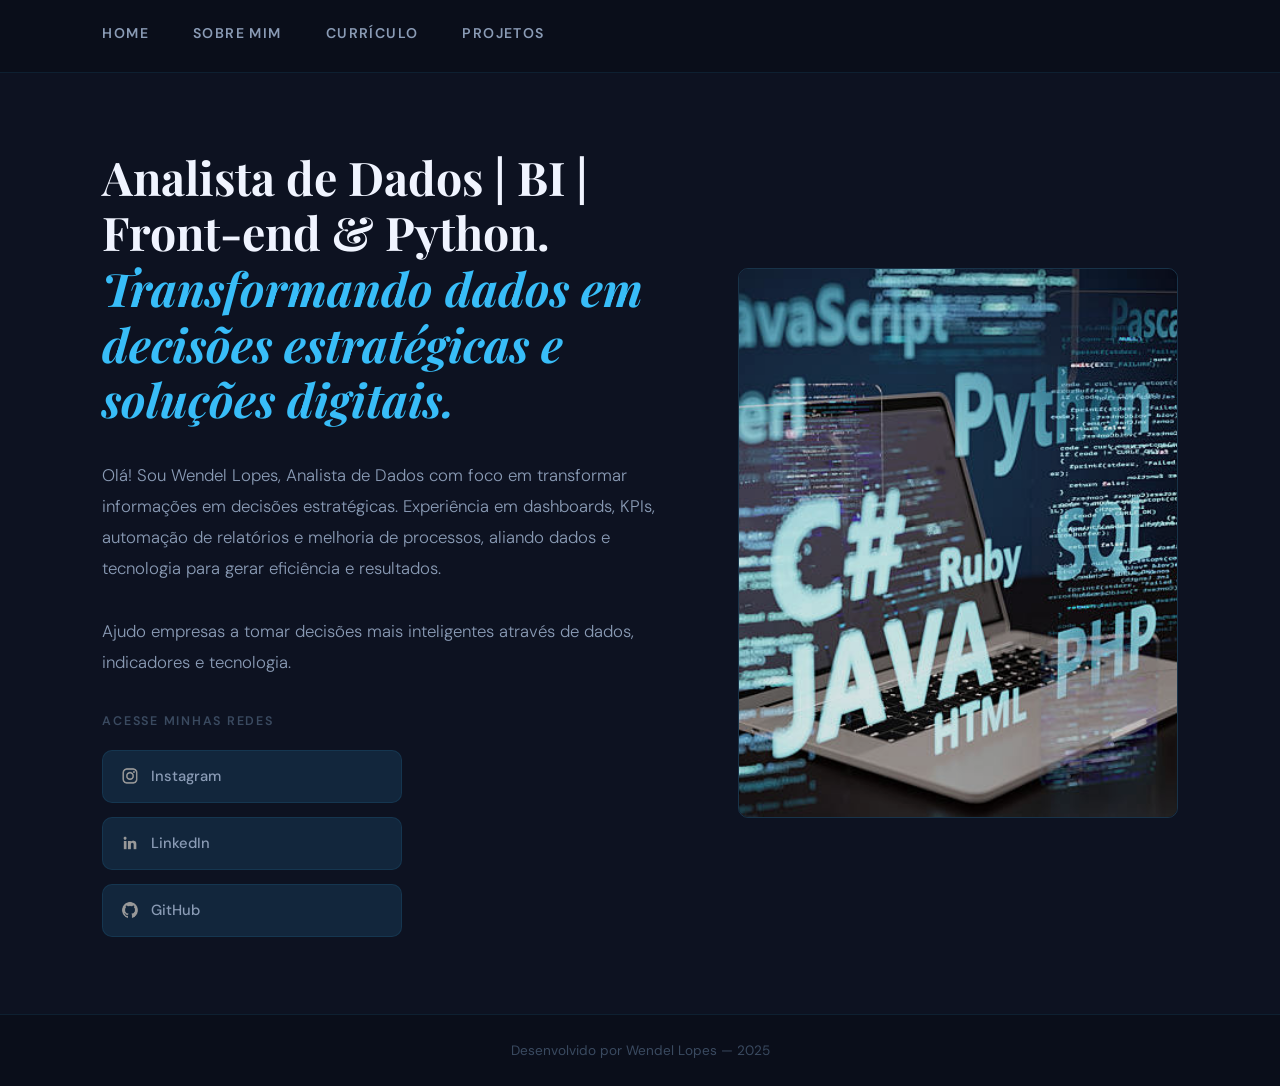
<file: index.html>
<!DOCTYPE html>
<html lang="pt-br">
<head>
    <meta charset="UTF-8">
    <meta http-equiv="X-UA-Compatible" content="IE=edge">
    <meta name="viewport" content="width=device-width, initial-scale=1.0">
    <title>Wendel Lopes — Portfólio</title>
    <link rel="stylesheet" href="style.css">
</head>
<body>

    <header class="cabecalho">
        <nav class="cabecalho__menu">
            <a class="cabecalho__menu__link" href="index.html">Home</a>
            <a class="cabecalho__menu__link" href="about.html">Sobre mim</a>
            <a class="cabecalho__menu__link" href="curriculo.html">Currículo</a>
            <a class="cabecalho__menu__link" href="projetos.html">Projetos</a>
        </nav>
    </header>

    <main class="apresentacao home-layout">

        <section class="apresentacao__conteudo">
            <h1 class="apresentacao__conteudo__titulo">
                Analista de Dados | BI | Front-end & Python.
                <strong class="titulo-destaque"> Transformando dados em decisões estratégicas e soluções digitais.</strong>
            </h1>
            <p class="apresentacao__conteudo__texto">
                Olá! Sou Wendel Lopes, 
                Analista de Dados com foco em transformar informações em decisões estratégicas. Experiência em dashboards, KPIs, automação de relatórios e melhoria de processos, aliando dados e tecnologia para gerar eficiência e resultados.
                <p class="apresentacao__conteudo__texto">   Ajudo empresas a tomar decisões mais inteligentes através de dados, indicadores e tecnologia.
            </p>

            <div class="apresentacao__links">
                <h2 class="apresentacao__links__subtitulo">Acesse minhas redes</h2>

                <a class="apresentacao__links__navegacao" href="https://www.instagram.com/lt_wendel/" target="_blank">
                    <img class="imagens_links" src="instagram.png" alt="Instagram">
                    Instagram
                </a>
                <a class="apresentacao__links__navegacao" href="https://www.linkedin.com/in/wendel-teodoro" target="_blank">
                    <img class="imagens_links" src="linkedin.png" alt="LinkedIn">
                    LinkedIn
                </a>
                <a class="apresentacao__links__navegacao" href="https://github.com/ltwendellopes" target="_blank">
                    <img class="imagens_links" src="github.png" alt="GitHub">
                    GitHub
                </a>
            </div>
        </section>

        <img class="apresentacao__imagem" src="imagemprogramacao.jpg" alt="Wendel Lopes">

    </main>

    <footer class="rodape">
        <p>Desenvolvido por Wendel Lopes &mdash; 2025</p>
    </footer>

</body>
</html>
</file>
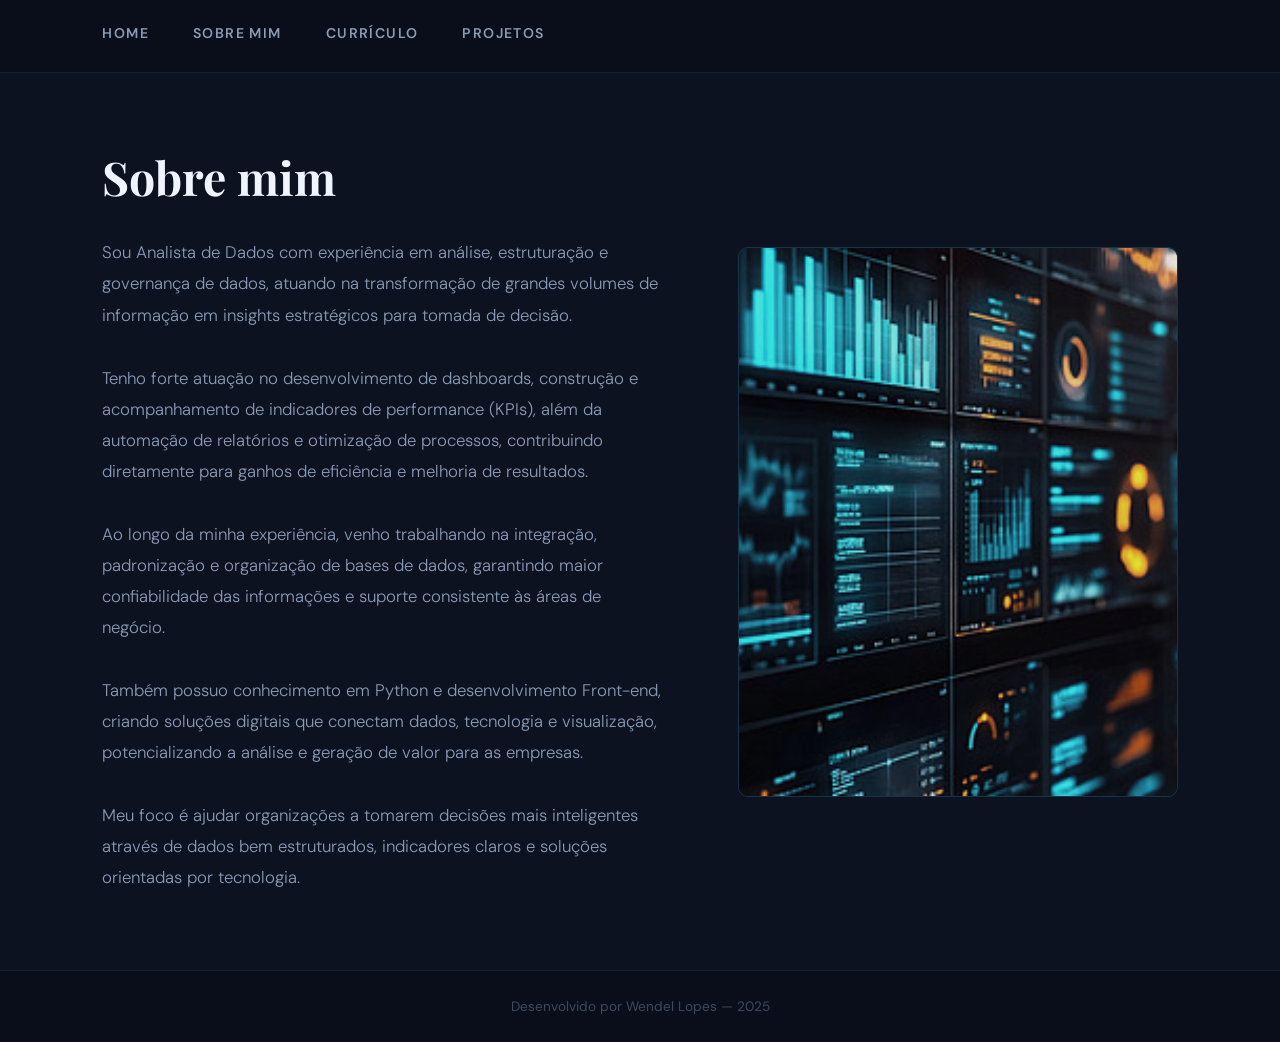
<file: about.html>
<!DOCTYPE html>
<html lang="pt-br">
<head>
    <meta charset="UTF-8">
    <meta http-equiv="X-UA-Compatible" content="IE=edge">
    <meta name="viewport" content="width=device-width, initial-scale=1.0">
    <title>Sobre mim — Wendel Lopes</title>
    <link rel="stylesheet" href="style.css">
</head>
<body>

    <header class="cabecalho">
        <nav class="cabecalho__menu">
            <a class="cabecalho__menu__link" href="index.html">Home</a>
            <a class="cabecalho__menu__link" href="about.html">Sobre mim</a>
            <a class="cabecalho__menu__link" href="curriculo.html">Currículo</a>
            <a class="cabecalho__menu__link" href="projetos.html">Projetos</a>
        </nav>
    </header>

    <main class="apresentacao home-layout">

        <section class="apresentacao__conteudo">
            <h1 class="apresentacao__conteudo__titulo">Sobre mim</h1>
            <p class="apresentacao__conteudo__texto">
                Sou Analista de Dados com experiência em análise, estruturação e governança de dados, atuando na transformação de grandes volumes de informação em insights estratégicos para tomada de decisão.</p>
                <p class="apresentacao__conteudo__texto">
                Tenho forte atuação no desenvolvimento de dashboards, construção e acompanhamento de indicadores de performance (KPIs), além da automação de relatórios e otimização de processos, contribuindo diretamente para ganhos de eficiência e melhoria de resultados.</p>
                <p class="apresentacao__conteudo__texto">
                Ao longo da minha experiência, venho trabalhando na integração, padronização e organização de bases de dados, garantindo maior confiabilidade das informações e suporte consistente às áreas de negócio.</p>
                <p class="apresentacao__conteudo__texto">
                Também possuo conhecimento em Python e desenvolvimento Front-end, criando soluções digitais que conectam dados, tecnologia e visualização, potencializando a análise e geração de valor para as empresas. </p>
                <p class="apresentacao__conteudo__texto">
                Meu foco é ajudar organizações a tomarem decisões mais inteligentes através de dados bem estruturados, indicadores claros e soluções orientadas por tecnologia.
                </p>
                
        </section>

        <img class="apresentacao__imagem" src="imagem pagina 2.jpg" alt="Wendel Lopes">

    </main>

    <footer class="rodape">
        <p>Desenvolvido por Wendel Lopes &mdash; 2025</p>
    </footer>

</body>
</html>
</file>
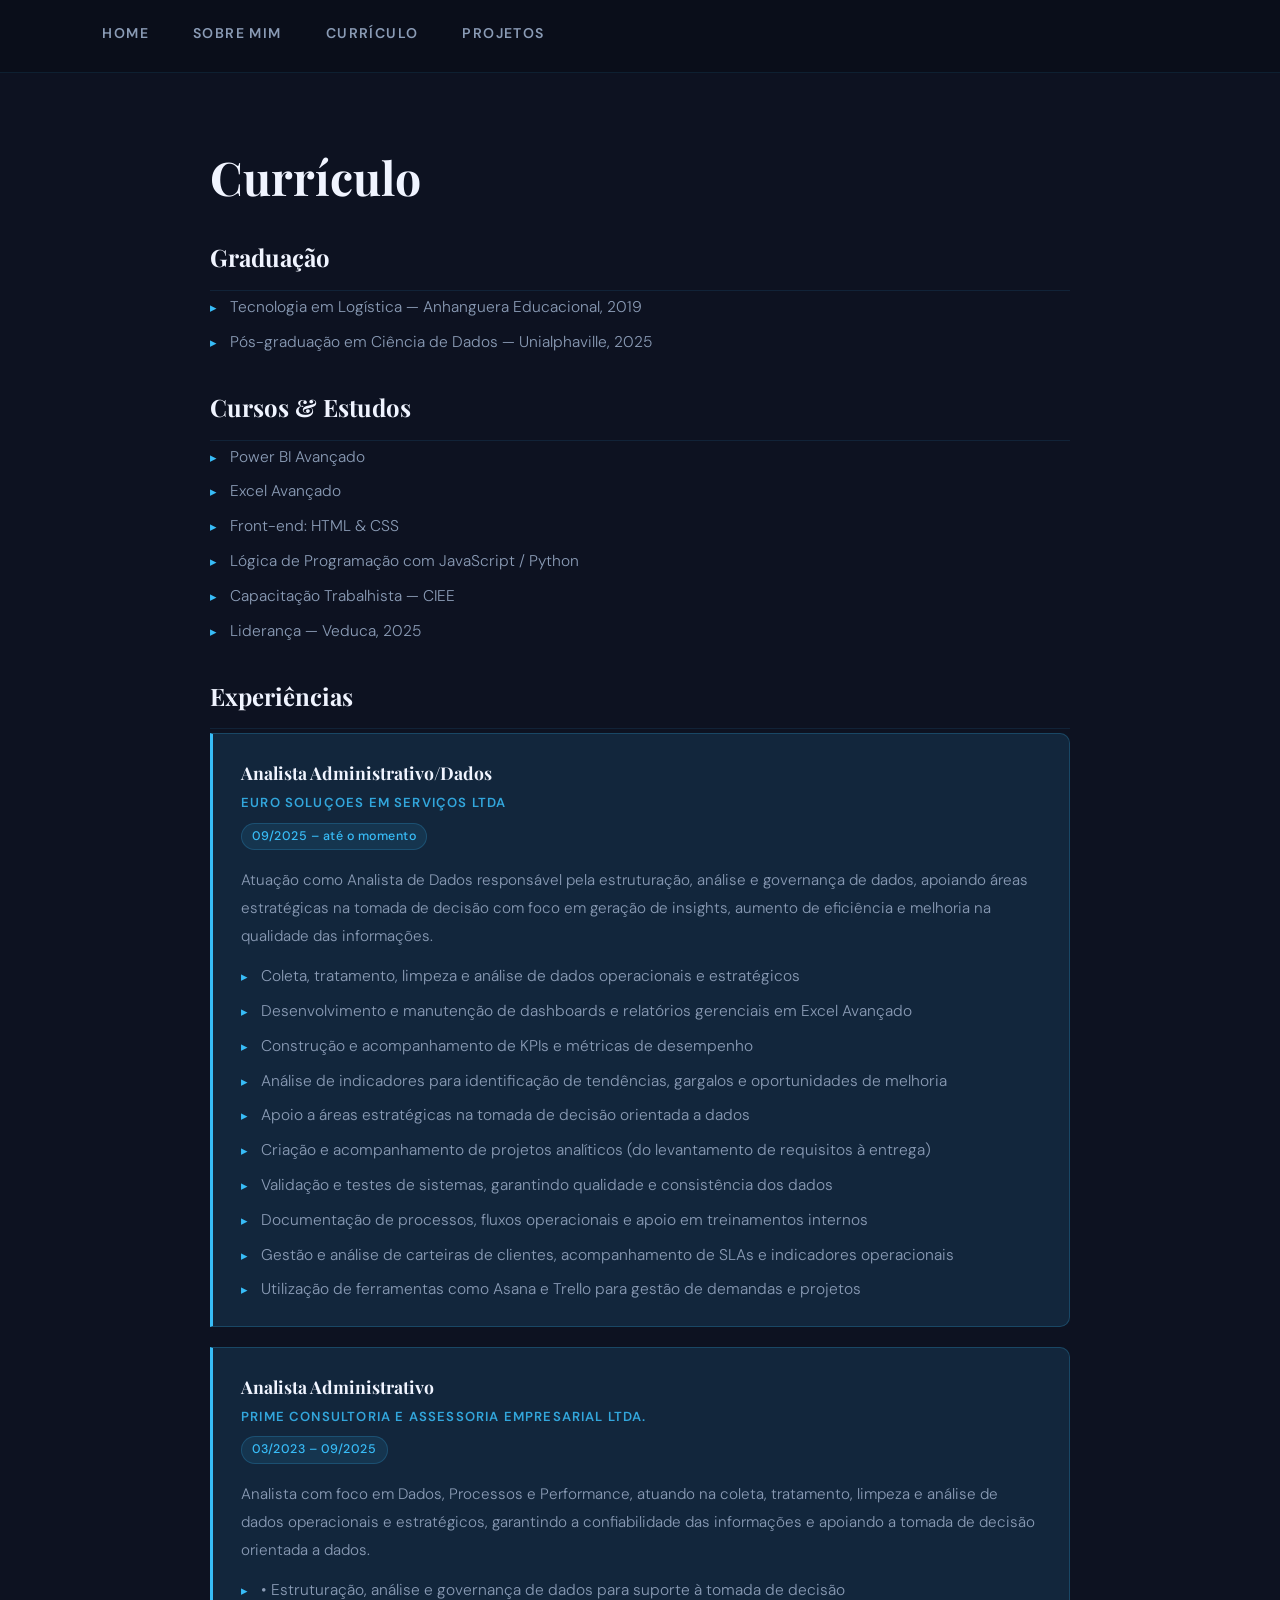
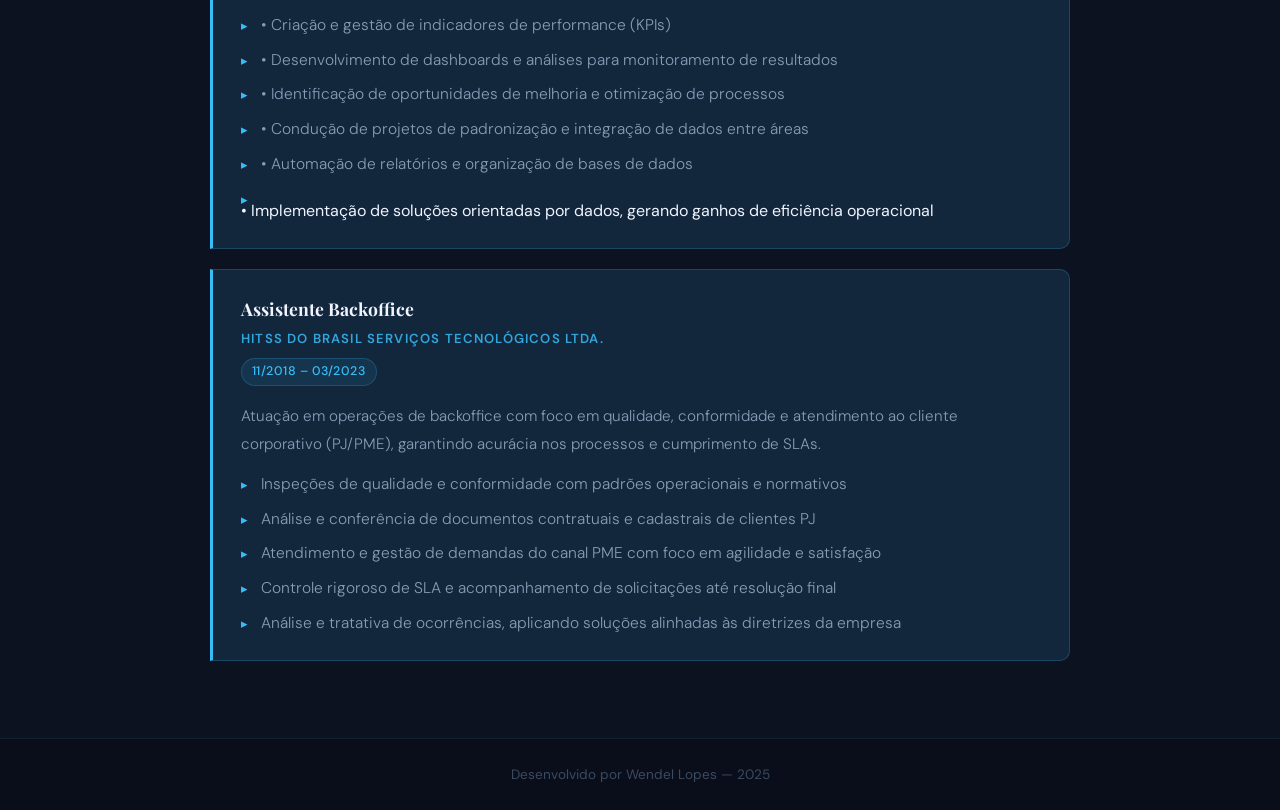
<file: curriculo.html>
<!DOCTYPE html>
<html lang="pt-br">
<head>
    <meta charset="UTF-8">
    <meta http-equiv="X-UA-Compatible" content="IE=edge">
    <meta name="viewport" content="width=device-width, initial-scale=1.0">
    <title>Currículo — Wendel Lopes</title>
    <link rel="stylesheet" href="style.css">
</head>
<body>

    <header class="cabecalho">
        <nav class="cabecalho__menu">
            <a class="cabecalho__menu__link" href="index.html">Home</a>
            <a class="cabecalho__menu__link" href="about.html">Sobre mim</a>
            <a class="cabecalho__menu__link" href="curriculo.html">Currículo</a>
            <a class="cabecalho__menu__link" href="projetos.html">Projetos</a>
        </nav>
    </header>

    <main class="apresentacao curriculo-layout">
        <section class="apresentacao__conteudo">

            <h1 class="apresentacao__conteudo__titulo">Currículo</h1>

            <!-- GRADUAÇÃO -->
            <div>
                <h2 class="secao-titulo">Graduação</h2>
                <ul class="lista-simples">
                    <li>Tecnologia em Logística — Anhanguera Educacional, 2019</li>
                    <li>Pós-graduação em Ciência de Dados — Unialphaville, 2025</li>
                </ul>
            </div>

            <!-- CURSOS E ESTUDOS -->
            <div>
                <h2 class="secao-titulo">Cursos &amp; Estudos</h2>
                <ul class="lista-simples">
                    <li>Power BI Avançado</li>
                    <li>Excel Avançado</li>
                    <li>Front-end: HTML &amp; CSS</li>
                    <li>Lógica de Programação com JavaScript / Python</li>
                    <li>Capacitação Trabalhista — CIEE</li>
                    <li>Liderança — Veduca, 2025</li>
                </ul>
            </div>

            <!-- EXPERIÊNCIAS -->
            <div>
                <h2 class="secao-titulo">Experiências</h2>
                <ul class="lista-curriculo">

                    <li class="experiencia">
                        <p class="experiencia__cargo">Analista Administrativo/Dados</p>
                        <p class="experiencia__empresa">Euro soluçoes em serviços LTDA</p>
                        <span class="periodo">09/2025 – até o momento</span>
                        <p class="descricao">
                            Atuação como Analista de Dados responsável pela estruturação, análise e governança
                            de dados, apoiando áreas estratégicas na tomada de decisão com foco em geração de
                            insights, aumento de eficiência e melhoria na qualidade das informações.
                        </p>
                        <ul class="lista-simples" style="margin-top: 14px;">
                            <li>Coleta, tratamento, limpeza e análise de dados operacionais e estratégicos</li>
                            <li>Desenvolvimento e manutenção de dashboards e relatórios gerenciais em Excel Avançado</li>
                            <li>Construção e acompanhamento de KPIs e métricas de desempenho</li>
                            <li>Análise de indicadores para identificação de tendências, gargalos e oportunidades de melhoria</li>
                            <li>Apoio a áreas estratégicas na tomada de decisão orientada a dados</li>
                            <li>Criação e acompanhamento de projetos analíticos (do levantamento de requisitos à entrega)</li>
                            <li>Validação e testes de sistemas, garantindo qualidade e consistência dos dados</li>
                            <li>Documentação de processos, fluxos operacionais e apoio em treinamentos internos</li>
                            <li>Gestão e análise de carteiras de clientes, acompanhamento de SLAs e indicadores operacionais</li>
                            <li>Utilização de ferramentas como Asana e Trello para gestão de demandas e projetos</li>
                        </ul>
                    </li>

                    <li class="experiencia">
                        <p class="experiencia__cargo">Analista Administrativo</p>
                        <p class="experiencia__empresa">Prime consultoria e assessoria empresarial LTDA.</p>
                        <span class="periodo">03/2023 – 09/2025</span>
                        <p class="descricao">
                            Analista com foco em Dados, Processos e Performance, atuando na coleta, tratamento,
                            limpeza e análise de dados operacionais e estratégicos, garantindo a confiabilidade
                            das informações e apoiando a tomada de decisão orientada a dados.
                        </p>
                        <ul class="lista-simples" style="margin-top: 14px;">
                            <li>• Estruturação, análise e governança de dados para suporte à tomada de decisão</li>
                            <li>• Criação e gestão de indicadores de performance (KPIs)</li>
                            <li>• Desenvolvimento de dashboards e análises para monitoramento de resultados</li>
                            <li>• Identificação de oportunidades de melhoria e otimização de processos</li>
                            <li>• Condução de projetos de padronização e integração de dados entre áreas</li>
                            <li>• Automação de relatórios e organização de bases de dados</li>
                            <li></li>• Implementação de soluções orientadas por dados, gerando ganhos de eficiência operacional</li>
                        </ul>
                    </li>

                    <li class="experiencia">
                        <p class="experiencia__cargo">Assistente Backoffice</p>
                        <p class="experiencia__empresa">Hitss do Brasil serviços tecnológicos LTDA.</p>
                        <span class="periodo">11/2018 – 03/2023</span>
                        <p class="descricao">
                            Atuação em operações de backoffice com foco em qualidade, conformidade e atendimento
                            ao cliente corporativo (PJ/PME), garantindo acurácia nos processos e cumprimento de SLAs.
                        </p>
                        <ul class="lista-simples" style="margin-top: 14px;">
                            <li>Inspeções de qualidade e conformidade com padrões operacionais e normativos</li>
                            <li>Análise e conferência de documentos contratuais e cadastrais de clientes PJ</li>
                            <li>Atendimento e gestão de demandas do canal PME com foco em agilidade e satisfação</li>
                            <li>Controle rigoroso de SLA e acompanhamento de solicitações até resolução final</li>
                            <li>Análise e tratativa de ocorrências, aplicando soluções alinhadas às diretrizes da empresa</li>
                        </ul>
                    </li>

                </ul>
            </div>


        </section>
    </main>

    <footer class="rodape">
        <p>Desenvolvido por Wendel Lopes &mdash; 2025</p>
    </footer>

</body>
</html>
</file>
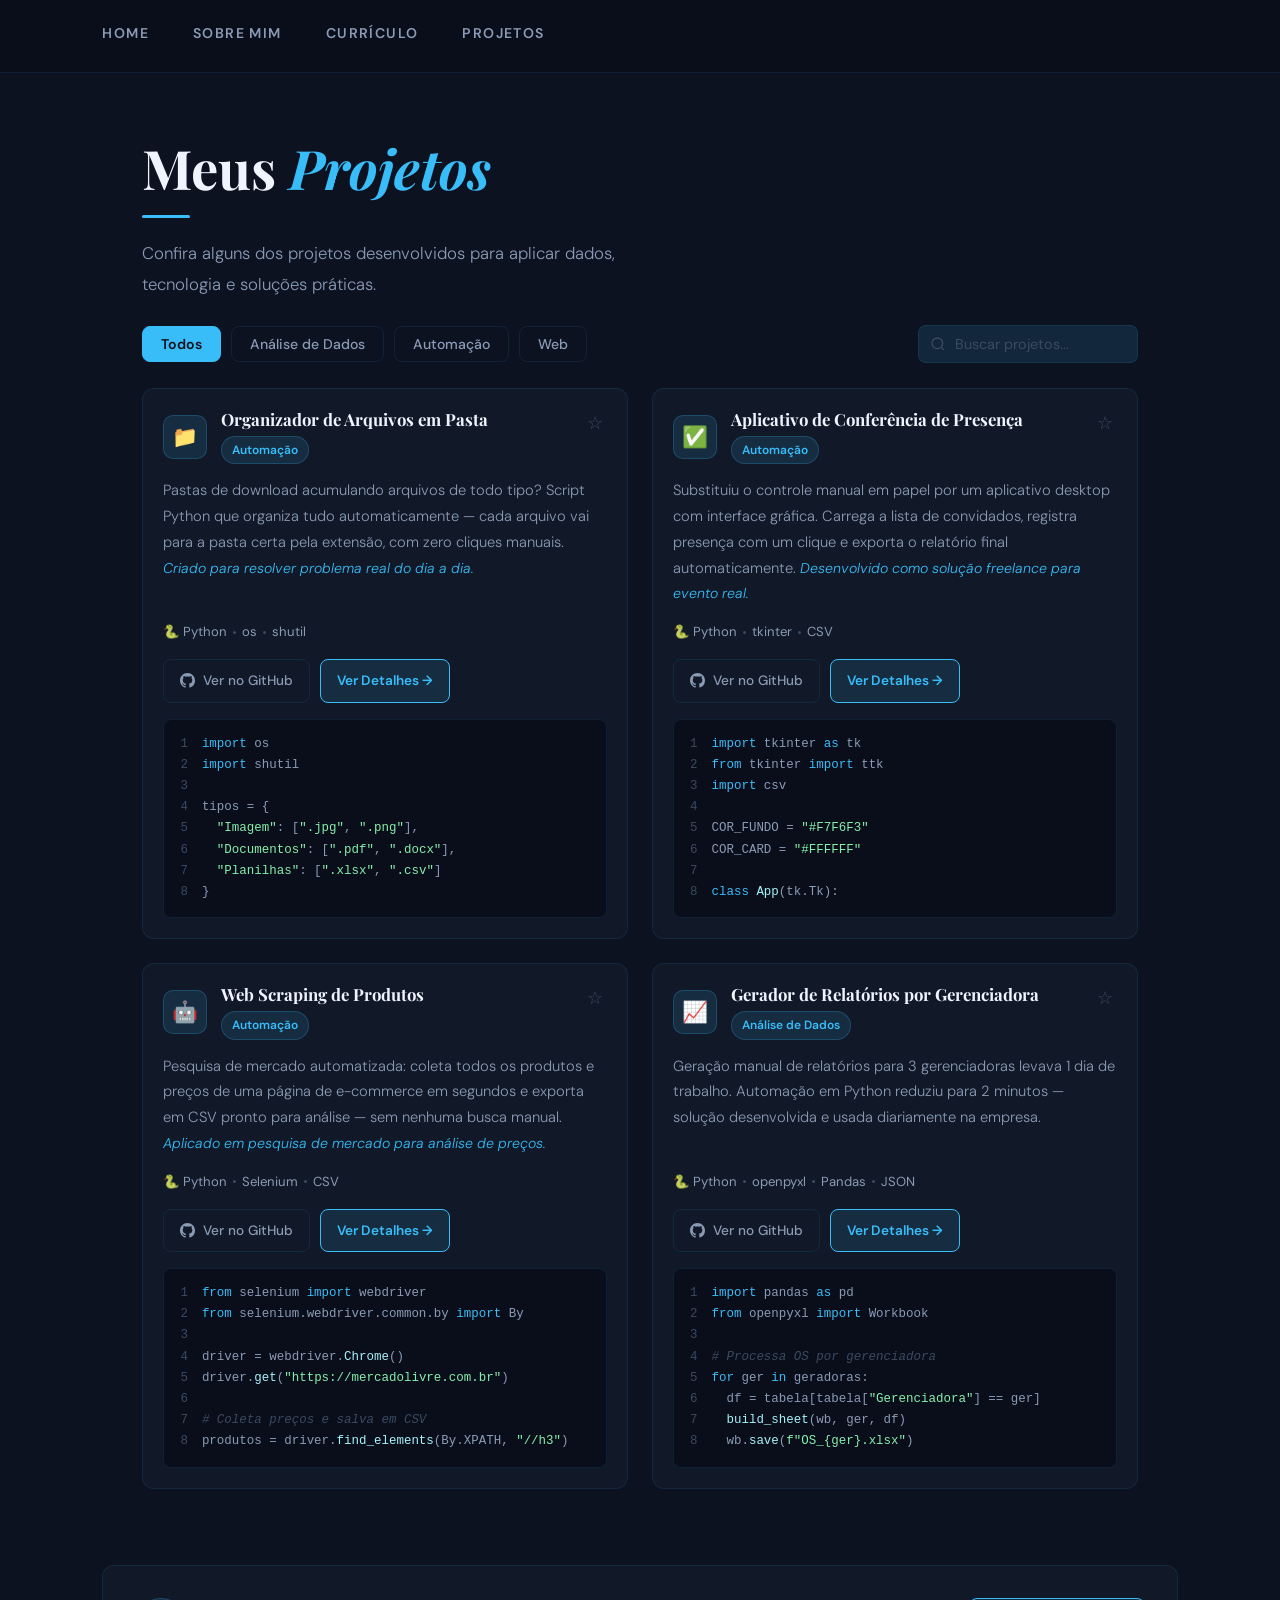
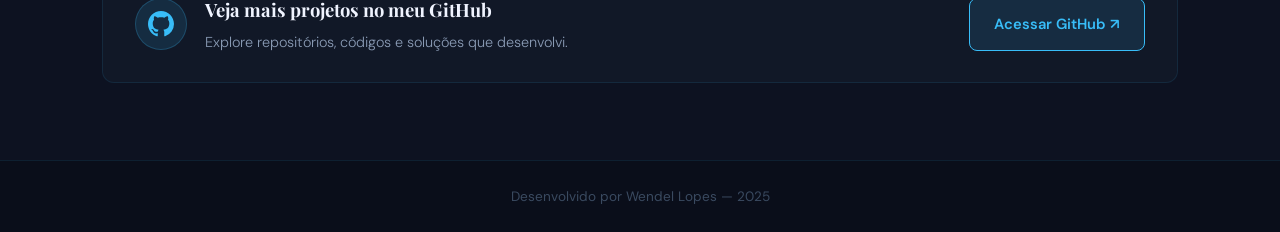
<file: projetos.html>
<!DOCTYPE html>
<html lang="pt-br">
<head>
    <meta charset="UTF-8">
    <meta http-equiv="X-UA-Compatible" content="IE=edge">
    <meta name="viewport" content="width=device-width, initial-scale=1.0">
    <title>Projetos — Wendel Lopes</title>
    <link rel="stylesheet" href="style.css">
    <style>
        .projetos-hero {
            padding: 5% 8% 2%;
            max-width: 1200px;
            margin: 0 auto;
            width: 100%;
        }
        .projetos-hero__titulo {
            font-family: var(--fonte-titulo);
            font-size: clamp(2.2rem, 5vw, 3.4rem);
            font-weight: 700;
            color: var(--texto-prim);
            line-height: 1.15;
            margin-bottom: 16px;
        }
        .projetos-hero__titulo span { color: var(--azul); font-style: italic; }
        .projetos-hero__linha { width: 48px; height: 3px; background: var(--azul); border-radius: 2px; margin-bottom: 20px; }
        .projetos-hero__desc { font-size: 1.05rem; color: var(--texto-sec); line-height: 1.8; max-width: 520px; font-weight: 300; }

        .projetos-controles {
            display: flex; align-items: center; justify-content: space-between;
            flex-wrap: wrap; gap: 16px; padding: 0 8% 2%;
            max-width: 1200px; margin: 0 auto; width: 100%;
        }
        .filtros { display: flex; gap: 10px; flex-wrap: wrap; }
        .filtro-btn {
            font-family: var(--fonte-corpo); font-size: 0.88rem; font-weight: 500;
            padding: 8px 18px; border-radius: 8px; border: 1px solid var(--borda);
            background: transparent; color: var(--texto-sec); cursor: pointer; transition: all var(--trans);
        }
        .filtro-btn:hover { border-color: var(--azul); color: var(--azul); background: var(--azul-dim); }
        .filtro-btn.ativo { background: var(--azul); border-color: var(--azul); color: #0A0E1A; font-weight: 600; }
        .busca-wrapper { position: relative; }
        .busca-wrapper svg { position: absolute; left: 12px; top: 50%; transform: translateY(-50%); color: var(--texto-hint); width: 16px; height: 16px; }
        .busca-input {
            font-family: var(--fonte-corpo); font-size: 0.9rem; padding: 9px 16px 9px 36px;
            border-radius: 8px; border: 1px solid var(--borda); background: var(--azul-dim);
            color: var(--texto-prim); width: 220px; outline: none; transition: border-color var(--trans);
        }
        .busca-input::placeholder { color: var(--texto-hint); }
        .busca-input:focus { border-color: var(--azul); }

        .projetos-grid {
            display: grid; grid-template-columns: repeat(auto-fill, minmax(340px, 1fr));
            gap: 24px; padding: 0 8% 6%; max-width: 1200px; margin: 0 auto; width: 100%;
        }
        .projeto-card {
            background: var(--bg-raised); border: 1px solid var(--borda);
            border-radius: 12px; overflow: hidden; display: flex; flex-direction: column;
            transition: border-color var(--trans), transform var(--trans);
        }
        .projeto-card:hover { border-color: var(--azul-border); transform: translateY(-4px); }

        .card-header { padding: 20px 20px 14px; display: flex; align-items: flex-start; justify-content: space-between; gap: 12px; }
        .card-header__esq { display: flex; align-items: center; gap: 14px; }
        .card-icone {
            width: 44px; height: 44px; border-radius: 10px; background: var(--azul-dim);
            border: 1px solid var(--azul-border); display: flex; align-items: center;
            justify-content: center; font-size: 1.3rem; flex-shrink: 0;
        }
        .card-titulo { font-family: var(--fonte-titulo); font-size: 1.05rem; font-weight: 700; color: var(--texto-prim); line-height: 1.3; }
        .card-tag {
            font-size: 0.75rem; font-weight: 600; padding: 3px 10px; border-radius: 20px;
            background: var(--azul-dim); color: var(--azul); border: 1px solid var(--azul-border);
            margin-top: 5px; display: inline-block;
        }
        .card-favorito { background: none; border: none; cursor: pointer; color: var(--texto-hint); font-size: 1.1rem; padding: 4px; transition: color var(--trans); flex-shrink: 0; }
        .card-favorito:hover { color: var(--azul); }
        .card-desc { padding: 0 20px 14px; font-size: 0.92rem; color: var(--texto-sec); line-height: 1.75; font-weight: 300; flex: 1; }
        .card-techs { padding: 0 20px 16px; display: flex; flex-wrap: wrap; align-items: center; gap: 6px; font-size: 0.82rem; color: var(--texto-sec); }
        .card-techs span { display: flex; align-items: center; gap: 4px; }
        .card-techs .dot { width: 3px; height: 3px; border-radius: 50%; background: var(--texto-hint); display: inline-block; }
        .card-btns { padding: 0 20px 16px; display: flex; gap: 10px; }
        .btn-github {
            display: flex; align-items: center; gap: 8px; padding: 9px 16px; border-radius: 8px;
            border: 1px solid var(--borda); background: transparent; color: var(--texto-sec);
            font-family: var(--fonte-corpo); font-size: 0.85rem; font-weight: 500;
            text-decoration: none; transition: all var(--trans);
        }
        .btn-github:hover { border-color: var(--azul); color: var(--azul); }
        .btn-detalhes {
            display: flex; align-items: center; gap: 8px; padding: 9px 16px; border-radius: 8px;
            border: 1px solid var(--azul); background: var(--azul-dim); color: var(--azul);
            font-family: var(--fonte-corpo); font-size: 0.85rem; font-weight: 600;
            text-decoration: none; transition: all var(--trans); cursor: pointer;
        }
        .btn-detalhes:hover { background: var(--azul); color: #0A0E1A; }

        .card-preview {
            margin: 0 20px 20px; border-radius: 8px; overflow: hidden;
            border: 1px solid var(--borda); background: var(--bg-deep);
            min-height: 130px; display: flex; align-items: center; justify-content: center;
        }
        .preview-code { width: 100%; padding: 14px 16px; font-family: 'Courier New', monospace; font-size: 0.78rem; line-height: 1.7; color: #8A9BB5; }
        .preview-code .ln { color: #3A4A60; margin-right: 14px; user-select: none; }
        .preview-code .kw { color: #38BDF8; }
        .preview-code .fn { color: #A5F3FC; }
        .preview-code .st { color: #86efac; }
        .preview-code .cm { color: #3A4A60; font-style: italic; }

        .github-banner {
            display: flex; align-items: center; justify-content: space-between;
            flex-wrap: wrap; gap: 20px; max-width: 1200px; width: calc(100% - 16%);
            margin: 0 auto 6%; background: var(--bg-raised); border: 1px solid var(--borda);
            border-radius: 12px; padding: 28px 32px;
        }
        .github-banner__esq { display: flex; align-items: center; gap: 18px; }
        .github-banner__icone {
            width: 52px; height: 52px; border-radius: 50%; background: var(--azul-dim);
            border: 1px solid var(--azul-border); display: flex; align-items: center;
            justify-content: center; font-size: 1.5rem; flex-shrink: 0;
        }
        .github-banner__titulo { font-family: var(--fonte-titulo); font-size: 1.15rem; font-weight: 700; color: var(--texto-prim); margin-bottom: 4px; }
        .github-banner__sub { font-size: 0.9rem; color: var(--texto-sec); font-weight: 300; }
        .btn-github-banner {
            display: flex; align-items: center; gap: 10px; padding: 13px 24px; border-radius: 8px;
            border: 1px solid var(--azul); background: var(--azul-dim); color: var(--azul);
            font-family: var(--fonte-corpo); font-size: 0.92rem; font-weight: 600;
            text-decoration: none; transition: all var(--trans); white-space: nowrap;
        }
        .btn-github-banner:hover { background: var(--azul); color: #0A0E1A; }

        /* MODAL */
        .modal-overlay {
            position: fixed; inset: 0; background: rgba(0,0,0,0.75); z-index: 999;
            display: flex; align-items: center; justify-content: center; padding: 20px;
            opacity: 0; visibility: hidden; transition: opacity 0.25s ease, visibility 0.25s ease;
        }
        .modal-overlay.aberto { opacity: 1; visibility: visible; }
        .modal {
            background: var(--bg-raised); border: 1px solid var(--azul-border); border-radius: 16px;
            width: 100%; max-width: 680px; max-height: 88vh; overflow-y: auto;
            transform: translateY(24px); transition: transform 0.25s ease;
        }
        .modal-overlay.aberto .modal { transform: translateY(0); }
        .modal::-webkit-scrollbar { width: 5px; }
        .modal::-webkit-scrollbar-thumb { background: var(--azul-border); border-radius: 3px; }
        .modal__header { padding: 28px 28px 0; display: flex; align-items: flex-start; justify-content: space-between; gap: 16px; }
        .modal__header-esq { display: flex; align-items: center; gap: 16px; }
        .modal__icone {
            width: 52px; height: 52px; border-radius: 12px; background: var(--azul-dim);
            border: 1px solid var(--azul-border); display: flex; align-items: center;
            justify-content: center; font-size: 1.5rem; flex-shrink: 0;
        }
        .modal__titulo { font-family: var(--fonte-titulo); font-size: 1.35rem; font-weight: 700; color: var(--texto-prim); margin-bottom: 6px; }
        .modal__tag { font-size: 0.75rem; font-weight: 600; padding: 3px 12px; border-radius: 20px; background: var(--azul-dim); color: var(--azul); border: 1px solid var(--azul-border); display: inline-block; }
        .modal__fechar {
            background: none; border: 1px solid var(--borda); border-radius: 8px;
            width: 36px; height: 36px; cursor: pointer; color: var(--texto-sec);
            font-size: 1.1rem; display: flex; align-items: center; justify-content: center;
            flex-shrink: 0; transition: all var(--trans);
        }
        .modal__fechar:hover { border-color: var(--azul); color: var(--azul); }
        .modal__body { padding: 24px 28px 28px; display: flex; flex-direction: column; gap: 22px; }
        .modal__secao-titulo { font-size: 0.78rem; font-weight: 700; letter-spacing: 0.12em; text-transform: uppercase; color: var(--azul); margin-bottom: 10px; }
        .modal__desc { font-size: 0.97rem; color: var(--texto-sec); line-height: 1.85; font-weight: 300; }
        .modal__lista { list-style: none; display: flex; flex-direction: column; gap: 8px; }
        .modal__lista li { font-size: 0.95rem; color: var(--texto-sec); font-weight: 300; padding-left: 18px; position: relative; line-height: 1.6; margin: 0; }
        .modal__lista li::before { content: '▸'; position: absolute; left: 0; color: var(--azul); font-size: 0.8rem; top: 3px; }
        .modal__techs { display: flex; flex-wrap: wrap; gap: 8px; }
        .modal__tech-badge { font-size: 0.82rem; font-weight: 500; padding: 5px 14px; border-radius: 8px; background: var(--azul-dim); border: 1px solid var(--azul-border); color: var(--azul); }
        .modal__resultado { display: grid; grid-template-columns: repeat(auto-fit, minmax(140px, 1fr)); gap: 12px; }
        .modal__resultado-item { background: var(--bg-surface); border: 1px solid var(--borda); border-radius: 10px; padding: 14px 16px; text-align: center; }
        .modal__resultado-valor { font-family: var(--fonte-titulo); font-size: 1.4rem; font-weight: 700; color: var(--azul); margin-bottom: 4px; }
        .modal__resultado-label { font-size: 0.78rem; color: var(--texto-sec); font-weight: 300; }
        .modal__footer { padding: 0 28px 28px; display: flex; gap: 12px; flex-wrap: wrap; }
        .modal__codigo-wrapper { position: relative; border-radius: 8px; overflow: hidden; border: 1px solid var(--borda); }
        .modal__codigo {
            background: var(--bg-deep); padding: 18px 20px; margin: 0; overflow-x: auto;
            font-family: 'Courier New', monospace; font-size: 0.82rem; line-height: 1.75;
            color: #8A9BB5; white-space: pre;
        }
        .modal__codigo code { display: block; }
        .modal__copiar {
            position: absolute; top: 10px; right: 10px; background: var(--azul-dim);
            border: 1px solid var(--azul-border); border-radius: 6px; color: var(--azul);
            font-family: var(--fonte-corpo); font-size: 0.75rem; font-weight: 600;
            padding: 4px 12px; cursor: pointer; z-index: 2; transition: all var(--trans);
        }
        .modal__copiar:hover { background: var(--azul); color: #0A0E1A; }
        .modal__codigo .kw { color: #38BDF8; }
        .modal__codigo .fn { color: #A5F3FC; }
        .modal__codigo .st { color: #86efac; }
        .modal__codigo .cm { color: #3A4A60; font-style: italic; }
        .modal__codigo .nm { color: #fbbf24; }

        @media (max-width: 900px) {
            .projetos-grid { grid-template-columns: 1fr; padding: 0 5% 6%; }
            .projetos-hero, .projetos-controles { padding-left: 5%; padding-right: 5%; }
            .github-banner { width: calc(100% - 10%); padding: 22px 20px; }
            .projetos-controles { flex-direction: column; align-items: flex-start; }
            .busca-input { width: 100%; }
            .busca-wrapper { width: 100%; }
        }
        @media (max-width: 600px) {
            .modal { border-radius: 12px; }
            .modal__header, .modal__body, .modal__footer { padding-left: 18px; padding-right: 18px; }
        }
    </style>
</head>
<body>

    <header class="cabecalho">
        <nav class="cabecalho__menu">
            <a class="cabecalho__menu__link" href="index.html">Home</a>
            <a class="cabecalho__menu__link" href="about.html">Sobre mim</a>
            <a class="cabecalho__menu__link" href="curriculo.html">Currículo</a>
            <a class="cabecalho__menu__link" href="projetos.html">Projetos</a>
        </nav>
    </header>

    <main>
        <div class="projetos-hero">
            <h1 class="projetos-hero__titulo">Meus <span>Projetos</span></h1>
            <div class="projetos-hero__linha"></div>
            <p class="projetos-hero__desc">Confira alguns dos projetos desenvolvidos para aplicar dados, tecnologia e soluções práticas.</p>
        </div>

        <div class="projetos-controles">
            <div class="filtros">
                <button class="filtro-btn ativo" onclick="filtrar('todos', this)">Todos</button>
                <button class="filtro-btn" onclick="filtrar('dados', this)">Análise de Dados</button>
                <button class="filtro-btn" onclick="filtrar('automacao', this)">Automação</button>
                <button class="filtro-btn" onclick="filtrar('web', this)">Web</button>
            </div>
            <div class="busca-wrapper">
                <svg viewBox="0 0 24 24" fill="none" stroke="currentColor" stroke-width="2">
                    <circle cx="11" cy="11" r="8"/><path d="m21 21-4.35-4.35"/>
                </svg>
                <input class="busca-input" type="text" placeholder="Buscar projetos..." oninput="buscar(this.value)">
            </div>
        </div>

        <div class="projetos-grid" id="grid">

            <!-- Card 1 -->
            <article class="projeto-card" data-categoria="automacao" data-nome="organizador arquivos pasta python shutil">
                <div class="card-header">
                    <div class="card-header__esq">
                        <div class="card-icone">📁</div>
                        <div>
                            <div class="card-titulo">Organizador de Arquivos em Pasta</div>
                            <span class="card-tag">Automação</span>
                        </div>
                    </div>
                    <button class="card-favorito" title="Favoritar">☆</button>
                </div>
                <p class="card-desc">Pastas de download acumulando arquivos de todo tipo? Script Python que organiza tudo automaticamente — cada arquivo vai para a pasta certa pela extensão, com zero cliques manuais. <em style="color:var(--azul);font-size:0.88rem;">Criado para resolver problema real do dia a dia.</em></p>
                <div class="card-techs">
                    <span>🐍 Python</span>
                    <span class="dot"></span>
                    <span>os</span>
                    <span class="dot"></span>
                    <span>shutil</span>
                </div>
                <div class="card-btns">
                    <a class="btn-github" href="https://github.com/ltwendellopes/Organizador-de-aquivos/blob/main/Organizador_arquivos.py" target="_blank">
                        <svg width="15" height="15" viewBox="0 0 24 24" fill="currentColor"><path d="M12 0C5.37 0 0 5.37 0 12c0 5.31 3.435 9.795 8.205 11.385.6.105.825-.255.825-.57 0-.285-.015-1.23-.015-2.235-3.015.555-3.795-.735-4.035-1.41-.135-.345-.72-1.41-1.23-1.695-.42-.225-1.02-.78-.015-.795.945-.015 1.62.87 1.845 1.23 1.08 1.815 2.805 1.305 3.495.99.105-.78.42-1.305.765-1.605-2.67-.3-5.46-1.335-5.46-5.925 0-1.305.465-2.385 1.23-3.225-.12-.3-.54-1.53.12-3.18 0 0 1.005-.315 3.3 1.23.96-.27 1.98-.405 3-.405s2.04.135 3 .405c2.295-1.56 3.3-1.23 3.3-1.23.66 1.65.24 2.88.12 3.18.765.84 1.23 1.905 1.23 3.225 0 4.605-2.805 5.625-5.475 5.925.435.375.81 1.095.81 2.22 0 1.605-.015 2.895-.015 3.3 0 .315.225.69.825.57A12.02 12.02 0 0 0 24 12c0-6.63-5.37-12-12-12z"/></svg>
                        Ver no GitHub
                    </a>
                    <button class="btn-detalhes">Ver Detalhes →</button>
                </div>
                <div class="card-preview">
                    <div class="preview-code">
                        <div><span class="ln">1</span><span class="kw">import</span> os</div>
                        <div><span class="ln">2</span><span class="kw">import</span> shutil</div>
                        <div><span class="ln">3</span>&nbsp;</div>
                        <div><span class="ln">4</span>tipos = {</div>
                        <div><span class="ln">5</span>&nbsp;&nbsp;<span class="st">"Imagem"</span>: [<span class="st">".jpg"</span>, <span class="st">".png"</span>],</div>
                        <div><span class="ln">6</span>&nbsp;&nbsp;<span class="st">"Documentos"</span>: [<span class="st">".pdf"</span>, <span class="st">".docx"</span>],</div>
                        <div><span class="ln">7</span>&nbsp;&nbsp;<span class="st">"Planilhas"</span>: [<span class="st">".xlsx"</span>, <span class="st">".csv"</span>]</div>
                        <div><span class="ln">8</span>}</div>
                    </div>
                </div>
            </article>

            <!-- Card 2 -->
            <article class="projeto-card" data-categoria="automacao" data-nome="conferência presença eventos tkinter python">
                <div class="card-header">
                    <div class="card-header__esq">
                        <div class="card-icone">✅</div>
                        <div>
                            <div class="card-titulo">Aplicativo de Conferência de Presença</div>
                            <span class="card-tag">Automação</span>
                        </div>
                    </div>
                    <button class="card-favorito" title="Favoritar">☆</button>
                </div>
                <p class="card-desc">Substituiu o controle manual em papel por um aplicativo desktop com interface gráfica. Carrega a lista de convidados, registra presença com um clique e exporta o relatório final automaticamente. <em style="color:var(--azul);font-size:0.88rem;">Desenvolvido como solução freelance para evento real.</em></p>
                <div class="card-techs">
                    <span>🐍 Python</span>
                    <span class="dot"></span>
                    <span>tkinter</span>
                    <span class="dot"></span>
                    <span>CSV</span>
                </div>
                <div class="card-btns">
                    <a class="btn-github" href="https://github.com/ltwendellopes/Aplicativo-conferencia-de-presen-a/blob/main/freela.py" target="_blank">
                        <svg width="15" height="15" viewBox="0 0 24 24" fill="currentColor"><path d="M12 0C5.37 0 0 5.37 0 12c0 5.31 3.435 9.795 8.205 11.385.6.105.825-.255.825-.57 0-.285-.015-1.23-.015-2.235-3.015.555-3.795-.735-4.035-1.41-.135-.345-.72-1.41-1.23-1.695-.42-.225-1.02-.78-.015-.795.945-.015 1.62.87 1.845 1.23 1.08 1.815 2.805 1.305 3.495.99.105-.78.42-1.305.765-1.605-2.67-.3-5.46-1.335-5.46-5.925 0-1.305.465-2.385 1.23-3.225-.12-.3-.54-1.53.12-3.18 0 0 1.005-.315 3.3 1.23.96-.27 1.98-.405 3-.405s2.04.135 3 .405c2.295-1.56 3.3-1.23 3.3-1.23.66 1.65.24 2.88.12 3.18.765.84 1.23 1.905 1.23 3.225 0 4.605-2.805 5.625-5.475 5.925.435.375.81 1.095.81 2.22 0 1.605-.015 2.895-.015 3.3 0 .315.225.69.825.57A12.02 12.02 0 0 0 24 12c0-6.63-5.37-12-12-12z"/></svg>
                        Ver no GitHub
                    </a>
                    <button class="btn-detalhes">Ver Detalhes →</button>
                </div>
                <div class="card-preview">
                    <div class="preview-code">
                        <div><span class="ln">1</span><span class="kw">import</span> tkinter <span class="kw">as</span> tk</div>
                        <div><span class="ln">2</span><span class="kw">from</span> tkinter <span class="kw">import</span> ttk</div>
                        <div><span class="ln">3</span><span class="kw">import</span> csv</div>
                        <div><span class="ln">4</span>&nbsp;</div>
                        <div><span class="ln">5</span>COR_FUNDO = <span class="st">"#F7F6F3"</span></div>
                        <div><span class="ln">6</span>COR_CARD = <span class="st">"#FFFFFF"</span></div>
                        <div><span class="ln">7</span>&nbsp;</div>
                        <div><span class="ln">8</span><span class="kw">class</span> <span class="fn">App</span>(tk.Tk):</div>
                    </div>
                </div>
            </article>

            <!-- Card 3 -->
            <article class="projeto-card" data-categoria="automacao" data-nome="web scraping automação python selenium mercado livre">
                <div class="card-header">
                    <div class="card-header__esq">
                        <div class="card-icone">🤖</div>
                        <div>
                            <div class="card-titulo">Web Scraping de Produtos</div>
                            <span class="card-tag">Automação</span>
                        </div>
                    </div>
                    <button class="card-favorito" title="Favoritar">☆</button>
                </div>
                <p class="card-desc">Pesquisa de mercado automatizada: coleta todos os produtos e preços de uma página de e-commerce em segundos e exporta em CSV pronto para análise — sem nenhuma busca manual. <em style="color:var(--azul);font-size:0.88rem;">Aplicado em pesquisa de mercado para análise de preços.</em></p>
                <div class="card-techs">
                    <span>🐍 Python</span>
                    <span class="dot"></span>
                    <span>Selenium</span>
                    <span class="dot"></span>
                    <span>CSV</span>
                </div>
                <div class="card-btns">
                    <a class="btn-github" href="https://github.com/ltwendellopes" target="_blank">
                        <svg width="15" height="15" viewBox="0 0 24 24" fill="currentColor"><path d="M12 0C5.37 0 0 5.37 0 12c0 5.31 3.435 9.795 8.205 11.385.6.105.825-.255.825-.57 0-.285-.015-1.23-.015-2.235-3.015.555-3.795-.735-4.035-1.41-.135-.345-.72-1.41-1.23-1.695-.42-.225-1.02-.78-.015-.795.945-.015 1.62.87 1.845 1.23 1.08 1.815 2.805 1.305 3.495.99.105-.78.42-1.305.765-1.605-2.67-.3-5.46-1.335-5.46-5.925 0-1.305.465-2.385 1.23-3.225-.12-.3-.54-1.53.12-3.18 0 0 1.005-.315 3.3 1.23.96-.27 1.98-.405 3-.405s2.04.135 3 .405c2.295-1.56 3.3-1.23 3.3-1.23.66 1.65.24 2.88.12 3.18.765.84 1.23 1.905 1.23 3.225 0 4.605-2.805 5.625-5.475 5.925.435.375.81 1.095.81 2.22 0 1.605-.015 2.895-.015 3.3 0 .315.225.69.825.57A12.02 12.02 0 0 0 24 12c0-6.63-5.37-12-12-12z"/></svg>
                        Ver no GitHub
                    </a>
                    <button class="btn-detalhes">Ver Detalhes →</button>
                </div>
                <div class="card-preview">
                    <div class="preview-code">
                        <div><span class="ln">1</span><span class="kw">from</span> selenium <span class="kw">import</span> webdriver</div>
                        <div><span class="ln">2</span><span class="kw">from</span> selenium.webdriver.common.by <span class="kw">import</span> By</div>
                        <div><span class="ln">3</span>&nbsp;</div>
                        <div><span class="ln">4</span>driver = webdriver.<span class="fn">Chrome</span>()</div>
                        <div><span class="ln">5</span>driver.<span class="fn">get</span>(<span class="st">"https://mercadolivre.com.br"</span>)</div>
                        <div><span class="ln">6</span>&nbsp;</div>
                        <div><span class="ln">7</span><span class="cm"># Coleta preços e salva em CSV</span></div>
                        <div><span class="ln">8</span>produtos = driver.<span class="fn">find_elements</span>(By.XPATH, <span class="st">"//h3"</span>)</div>
                    </div>
                </div>
            </article>

            <!-- Card 4 -->
            <article class="projeto-card" data-categoria="dados" data-nome="relatório kpi indicadores excel python openpyxl">
                <div class="card-header">
                    <div class="card-header__esq">
                        <div class="card-icone">📈</div>
                        <div>
                            <div class="card-titulo">Gerador de Relatórios por Gerenciadora</div>
                            <span class="card-tag">Análise de Dados</span>
                        </div>
                    </div>
                    <button class="card-favorito" title="Favoritar">☆</button>
                </div>
                <p class="card-desc">Geração manual de relatórios para 3 gerenciadoras levava 1 dia de trabalho. Automação em Python reduziu para 2 minutos — solução desenvolvida e usada diariamente na empresa.</p>
                <div class="card-techs">
                    <span>🐍 Python</span>
                    <span class="dot"></span>
                    <span>openpyxl</span>
                    <span class="dot"></span>
                    <span>Pandas</span>
                    <span class="dot"></span>
                    <span>JSON</span>
                </div>
                <div class="card-btns">
                    <a class="btn-github" href="https://github.com/ltwendellopes/Python-analise-de-dados-e-gerador-de-planilha/blob/main/codigo%20final%2060%2B.py" target="_blank">
                        <svg width="15" height="15" viewBox="0 0 24 24" fill="currentColor"><path d="M12 0C5.37 0 0 5.37 0 12c0 5.31 3.435 9.795 8.205 11.385.6.105.825-.255.825-.57 0-.285-.015-1.23-.015-2.235-3.015.555-3.795-.735-4.035-1.41-.135-.345-.72-1.41-1.23-1.695-.42-.225-1.02-.78-.015-.795.945-.015 1.62.87 1.845 1.23 1.08 1.815 2.805 1.305 3.495.99.105-.78.42-1.305.765-1.605-2.67-.3-5.46-1.335-5.46-5.925 0-1.305.465-2.385 1.23-3.225-.12-.3-.54-1.53.12-3.18 0 0 1.005-.315 3.3 1.23.96-.27 1.98-.405 3-.405s2.04.135 3 .405c2.295-1.56 3.3-1.23 3.3-1.23.66 1.65.24 2.88.12 3.18.765.84 1.23 1.905 1.23 3.225 0 4.605-2.805 5.625-5.475 5.925.435.375.81 1.095.81 2.22 0 1.605-.015 2.895-.015 3.3 0 .315.225.69.825.57A12.02 12.02 0 0 0 24 12c0-6.63-5.37-12-12-12z"/></svg>
                        Ver no GitHub
                    </a>
                    <button class="btn-detalhes">Ver Detalhes →</button>
                </div>
                <div class="card-preview">
                    <div class="preview-code">
                        <div><span class="ln">1</span><span class="kw">import</span> pandas <span class="kw">as</span> pd</div>
                        <div><span class="ln">2</span><span class="kw">from</span> openpyxl <span class="kw">import</span> Workbook</div>
                        <div><span class="ln">3</span>&nbsp;</div>
                        <div><span class="ln">4</span><span class="cm"># Processa OS por gerenciadora</span></div>
                        <div><span class="ln">5</span><span class="kw">for</span> ger <span class="kw">in</span> geradoras:</div>
                        <div><span class="ln">6</span>&nbsp;&nbsp;df = tabela[tabela[<span class="st">"Gerenciadora"</span>] == ger]</div>
                        <div><span class="ln">7</span>&nbsp;&nbsp;<span class="fn">build_sheet</span>(wb, ger, df)</div>
                        <div><span class="ln">8</span>&nbsp;&nbsp;wb.<span class="fn">save</span>(<span class="st">f"OS_{ger}.xlsx"</span>)</div>
                    </div>
                </div>
            </article>

        </div>

        <div class="github-banner">
            <div class="github-banner__esq">
                <div class="github-banner__icone">
                    <svg width="26" height="26" viewBox="0 0 24 24" fill="var(--azul)"><path d="M12 0C5.37 0 0 5.37 0 12c0 5.31 3.435 9.795 8.205 11.385.6.105.825-.255.825-.57 0-.285-.015-1.23-.015-2.235-3.015.555-3.795-.735-4.035-1.41-.135-.345-.72-1.41-1.23-1.695-.42-.225-1.02-.78-.015-.795.945-.015 1.62.87 1.845 1.23 1.08 1.815 2.805 1.305 3.495.99.105-.78.42-1.305.765-1.605-2.67-.3-5.46-1.335-5.46-5.925 0-1.305.465-2.385 1.23-3.225-.12-.3-.54-1.53.12-3.18 0 0 1.005-.315 3.3 1.23.96-.27 1.98-.405 3-.405s2.04.135 3 .405c2.295-1.56 3.3-1.23 3.3-1.23.66 1.65.24 2.88.12 3.18.765.84 1.23 1.905 1.23 3.225 0 4.605-2.805 5.625-5.475 5.925.435.375.81 1.095.81 2.22 0 1.605-.015 2.895-.015 3.3 0 .315.225.69.825.57A12.02 12.02 0 0 0 24 12c0-6.63-5.37-12-12-12z"/></svg>
                </div>
                <div>
                    <div class="github-banner__titulo">Veja mais projetos no meu GitHub</div>
                    <div class="github-banner__sub">Explore repositórios, códigos e soluções que desenvolvi.</div>
                </div>
            </div>
            <a class="btn-github-banner" href="https://github.com/ltwendellopes" target="_blank">Acessar GitHub ↗</a>
        </div>
    </main>

    <footer class="rodape">
        <p>Desenvolvido por Wendel Lopes &mdash; 2025</p>
    </footer>

    <!-- MODAL -->
    <div class="modal-overlay" id="modalOverlay" onclick="fecharModal(event)">
        <div class="modal" id="modal">
            <div class="modal__header">
                <div class="modal__header-esq">
                    <div class="modal__icone" id="modalIcone"></div>
                    <div>
                        <div class="modal__titulo" id="modalTitulo"></div>
                        <span class="modal__tag" id="modalTag"></span>
                    </div>
                </div>
                <button class="modal__fechar" onclick="fecharModalBtn()">✕</button>
            </div>
            <div class="modal__body">
                <div>
                    <div class="modal__secao-titulo">Sobre o projeto</div>
                    <p class="modal__desc" id="modalDesc"></p>
                </div>
                <div id="modalResultadoBloco">
                    <div class="modal__secao-titulo">Resultados</div>
                    <div class="modal__resultado" id="modalResultado"></div>
                </div>
                <div id="modalAtividadesBloco">
                    <div class="modal__secao-titulo">O que foi feito</div>
                    <ul class="modal__lista" id="modalAtividades"></ul>
                </div>
                <div>
                    <div class="modal__secao-titulo">Tecnologias utilizadas</div>
                    <div class="modal__techs" id="modalTechs"></div>
                </div>
                <div id="modalCodigoBloco">
                    <div class="modal__secao-titulo">Trecho do código</div>
                    <div class="modal__codigo-wrapper">
                        <button class="modal__copiar" id="btnCopiar" onclick="copiarCodigo()">Copiar</button>
                        <pre class="modal__codigo"><code id="modalCodigo"></code></pre>
                    </div>
                </div>
            </div>
            <div class="modal__footer">
                <a class="btn-github" id="modalGithubLink" href="#" target="_blank">
                    <svg width="15" height="15" viewBox="0 0 24 24" fill="currentColor"><path d="M12 0C5.37 0 0 5.37 0 12c0 5.31 3.435 9.795 8.205 11.385.6.105.825-.255.825-.57 0-.285-.015-1.23-.015-2.235-3.015.555-3.795-.735-4.035-1.41-.135-.345-.72-1.41-1.23-1.695-.42-.225-1.02-.78-.015-.795.945-.015 1.62.87 1.845 1.23 1.08 1.815 2.805 1.305 3.495.99.105-.78.42-1.305.765-1.605-2.67-.3-5.46-1.335-5.46-5.925 0-1.305.465-2.385 1.23-3.225-.12-.3-.54-1.53.12-3.18 0 0 1.005-.315 3.3 1.23.96-.27 1.98-.405 3-.405s2.04.135 3 .405c2.295-1.56 3.3-1.23 3.3-1.23.66 1.65.24 2.88.12 3.18.765.84 1.23 1.905 1.23 3.225 0 4.605-2.805 5.625-5.475 5.925.435.375.81 1.095.81 2.22 0 1.605-.015 2.895-.015 3.3 0 .315.225.69.825.57A12.02 12.02 0 0 0 24 12c0-6.63-5.37-12-12-12z"/></svg>
                    Ver no GitHub
                </a>
                <a class="btn-detalhes" id="modalDemoLink" href="#" target="_blank" style="display:none">Ver demo ao vivo ↗</a>
            </div>
        </div>
    </div>

    <script>
        const projetos = {
            "organizador-arquivos": {
                icone: "📁",
                titulo: "Organizador Automático de Arquivos",
                tag: "Automação",
                desc: "Problema: pastas de download acumulando centenas de arquivos misturados sem organização. Solução: script Python que identifica cada arquivo pela extensão e move automaticamente para a pasta correta. Resultado: pasta sempre organizada com zero esforço manual.",
                techs: ["Python", "os", "shutil"],
                atividades: [
                    "Problema: arquivos de tipos diferentes acumulados na mesma pasta sem organização",
                    "Solução: script que lê a extensão de cada arquivo e move para a subpasta correspondente",
                    "Criação automática das subpastas (Imagens, Documentos, Planilhas, Vídeos) se não existirem",
                    "Resultado: organização completa da pasta com um único comando, zero cliques manuais",
                    "Log no terminal mostrando cada arquivo movido e para qual pasta"
                ],
                resultados: [
                    { valor: "100%", label: "Automático" },
                    { valor: "5+", label: "Tipos organizados" },
                    { valor: "0", label: "Cliques manuais" }
                ],
                codigo: `import os
import shutil

pasta_origem = "C:/Users/Downloads"

tipos = {
    "Imagens":    [".jpg", ".jpeg", ".png", ".gif"],
    "Documentos": [".pdf", ".docx", ".txt"],
    "Planilhas":  [".xlsx", ".csv"],
    "Videos":     [".mp4", ".mov", ".avi"]
}

for arquivo in os.listdir(pasta_origem):
    ext = os.path.splitext(arquivo)[1].lower()
    for pasta, extensoes in tipos.items():
        if ext in extensoes:
            destino = os.path.join(pasta_origem, pasta)
            os.makedirs(destino, exist_ok=True)
            shutil.move(
                os.path.join(pasta_origem, arquivo),
                os.path.join(destino, arquivo)
            )
            print(f"Movido: {arquivo} -> {pasta}")
            break`,
                github: "https://github.com/ltwendellopes/Organizador-de-aquivos/blob/main/Organizador_arquivos.py",
                demo: ""
            },
            "conferencia-presenca": {
                icone: "✅",
                titulo: "Controle de Presença em Eventos",
                tag: "Automação",
                desc: "Problema: controle de presença em eventos feito manualmente em papel, lento e sujeito a erros. Solução: aplicativo desktop com interface gráfica que carrega a lista de convidados e registra presença com um clique. Resultado: processo digitalizado com relatório exportado automaticamente ao final do evento.",
                techs: ["Python", "tkinter", "ttk", "CSV"],
                atividades: [
                    "Problema: conferência de presença manual em papel, lenta e sem relatório automático",
                    "Solução: aplicativo desktop com interface gráfica desenvolvido em Python + tkinter",
                    "Carregamento da lista de participantes via CSV antes do evento",
                    "Marcação de presença com clique na interface — sem digitar nada",
                    "Resultado: relatório final exportado em CSV com presentes e ausentes automaticamente"
                ],
                resultados: [
                    { valor: "100%", label: "Digitalizado" },
                    { valor: "1 clique", label: "Por presença" },
                    { valor: "Auto", label: "Relatório final" }
                ],
                codigo: `import tkinter as tk
from tkinter import ttk
import csv

COR_FUNDO = "#F7F6F3"
COR_CARD  = "#FFFFFF"

class App(tk.Tk):
    def __init__(self):
        super().__init__()
        self.title("Conferência de Presença")
        self.geometry("800x600")
        self.configure(bg=COR_FUNDO)
        self.participantes = []
        self.carregar_lista()
        self.criar_interface()

    def carregar_lista(self):
        with open("participantes.csv", encoding="utf-8") as f:
            reader = csv.DictReader(f)
            self.participantes = list(reader)

    def marcar_presenca(self, nome):
        for p in self.participantes:
            if p["nome"] == nome:
                p["presente"] = "Sim"
        self.atualizar_contador()`,
                github: "https://github.com/ltwendellopes/Aplicativo-conferencia-de-presen-a/blob/main/freela.py",
                demo: ""
            },
            "web-scraping": {
                icone: "🤖",
                titulo: "Coleta Automática de Preços para Pesquisa de Mercado",
                tag: "Automação",
                desc: "Problema: pesquisa de preços e produtos em e-commerces feita manualmente, item por item, consumindo tempo e limitando a quantidade analisada. Solução: script que automatiza o navegador e coleta todos os produtos e preços de uma página em segundos. Resultado: dados exportados em CSV prontos para análise de mercado.",
                techs: ["Python", "Selenium", "CSV", "os"],
                atividades: [
                    "Problema: pesquisa manual de preços limitava a quantidade de produtos analisados",
                    "Solução: automação do navegador com Selenium para coletar todos os itens da página",
                    "Extração simultânea de nome do produto e preço de cada item listado",
                    "Exportação automática dos dados em CSV com encoding UTF-8",
                    "Resultado: coleta completa de uma página de e-commerce em segundos, pronta para análise"
                ],
                resultados: [
                    { valor: "50+", label: "Produtos por coleta" },
                    { valor: "Segundos", label: "Tempo de coleta" },
                    { valor: "CSV", label: "Pronto p/ análise" }
                ],
                codigo: `from selenium import webdriver
from selenium.webdriver.common.by import By
import os

driver = webdriver.Chrome()
driver.get("https://lista.mercadolivre.com.br/ps5")

produtos = driver.find_elements(
    By.XPATH,
    "//h3[@class='poly-component__title-wrapper']"
)
precos = driver.find_elements(
    By.XPATH,
    "//span[@class='andes-money-amount__fraction']"
)

print(f"Produtos: {len(produtos)} | Preços: {len(precos)}")

with open("produtos.csv", "a", encoding="utf-8") as f:
    for produto, preco in zip(produtos, precos):
        linha = f"{produto.text};{preco.text}{os.linesep}"
        f.write(linha)
        print(linha.strip())

print("Salvo em produtos.csv")
driver.quit()`,
                github: "https://github.com/ltwendellopes",
                demo: ""
            },
            "gerador-relatorios": {
                icone: "📈",
                titulo: "Automação de Relatórios Gerenciais — de 1 dia para 2 minutos",
                tag: "Análise de Dados",
                desc: "Problema: geração manual de relatórios de OS para 3 gerenciadoras levava 1 dia inteiro de trabalho. Solução: automação em Python que processa as planilhas, aplica regras de negócio e gera 3 relatórios Excel formatados automaticamente. Resultado: processo que levava 1 dia passou a ser feito em 2 minutos — usado diariamente na empresa.",
                techs: ["Python", "openpyxl", "Pandas", "JSON"],
                atividades: [
                    "Problema: relatórios feitos manualmente consumiam 1 dia completo de trabalho por rodada",
                    "Solução: automação que lê planilhas de OS, aplica regras de negócio e gera relatórios formatados",
                    "Geração simultânea de 3 relatórios Excel — um por gerenciadora — em uma única execução",
                    "Histórico diário salvo em JSON para comparação de resultados entre períodos",
                    "Resultado: redução de 1 dia para 2 minutos — solução adotada e usada diariamente no trabalho"
                ],
                resultados: [
                    { valor: "1 dia → 2min", label: "Tempo de geração" },
                    { valor: "3", label: "Relatórios por rodada" },
                    { valor: "Produção", label: "Usado na empresa" }
                ],
                codigo: `import pandas as pd
from openpyxl import Workbook
from openpyxl.styles import Font, PatternFill

def tratar_dados_os(caminho):
    tabela = pd.read_excel(caminho, sheet_name=0)
    tabela_carteira = pd.read_excel(CONFIG["carteiras_file"])

    tabela_final = pd.merge(
        tabela, tabela_carteira[["Cod","Lider","Gerenciadora"]],
        left_on="Cod Cliente", right_on="Cod", how="left"
    )

    # Filtra 60+ dias em atraso
    tabela_final = tabela_final[
        tabela_final["Qtd Dias em Atraso"] >= 60
    ]

    # Regra: NF Link/NEO sem Equipe Plataforma -> Cliente
    mask = (
        tabela_final["Aba OS"].isin(["Validação NF","NF c/ Problema"]) &
        (tabela_final["_vnf"] != "EQUIPE PLATAFORMA")
    )
    tabela_final.loc[mask, "Lider"] = "Cliente"
    return tabela_final`,
                github: "https://github.com/ltwendellopes/Python-analise-de-dados-e-gerador-de-planilha/blob/main/codigo%20final%2060%2B.py",
                demo: ""
            }
        };

        /* IDs na mesma ordem dos cards no HTML */
        const ids = [
            "organizador-arquivos",
            "conferencia-presenca",
            "web-scraping",
            "gerador-relatorios"
        ];

        document.querySelectorAll('.projeto-card').forEach((card, i) => {
            card.dataset.id = ids[i];
        });

        function highlight(code) {
            return code
                .replace(/&/g, '&amp;').replace(/</g, '&lt;').replace(/>/g, '&gt;')
                .replace(/(#[^\n]*)/g, '<span class="cm">$1</span>')
                .replace(/\/\/[^\n]*/g, '<span class="cm">$&</span>')
                .replace(/\b(import|from|as|def|return|for|in|if|else|elif|with|class|and|or|not|True|False|None|super|break|continue)\b/g, '<span class="kw">$1</span>')
                .replace(/("(?:[^"\\]|\\.)*"|'(?:[^'\\]|\\.)*')/g, '<span class="st">$1</span>')
                .replace(/\b(\d+\.?\d*)\b/g, '<span class="nm">$1</span>')
                .replace(/\b([A-Za-z_][A-Za-z_0-9]*)\s*(?=\()/g, '<span class="fn">$1</span>');
        }

        function copiarCodigo() {
            navigator.clipboard.writeText(document.getElementById('modalCodigo').innerText).then(() => {
                const btn = document.getElementById('btnCopiar');
                btn.textContent = '✓ Copiado!';
                setTimeout(() => btn.textContent = 'Copiar', 2000);
            });
        }

        function abrirModal(id) {
            const p = projetos[id];
            if (!p) return;

            document.getElementById('modalIcone').textContent  = p.icone;
            document.getElementById('modalTitulo').textContent = p.titulo;
            document.getElementById('modalTag').textContent    = p.tag;
            document.getElementById('modalDesc').textContent   = p.desc;

            const resBloco = document.getElementById('modalResultadoBloco');
            if (p.resultados && p.resultados.length) {
                resBloco.style.display = '';
                document.getElementById('modalResultado').innerHTML = p.resultados.map(r =>
                    `<div class="modal__resultado-item">
                        <div class="modal__resultado-valor">${r.valor}</div>
                        <div class="modal__resultado-label">${r.label}</div>
                    </div>`).join('');
            } else { resBloco.style.display = 'none'; }

            const atBloco = document.getElementById('modalAtividadesBloco');
            if (p.atividades && p.atividades.length) {
                atBloco.style.display = '';
                document.getElementById('modalAtividades').innerHTML = p.atividades.map(a => `<li>${a}</li>`).join('');
            } else { atBloco.style.display = 'none'; }

            document.getElementById('modalTechs').innerHTML =
                p.techs.map(t => `<span class="modal__tech-badge">${t}</span>`).join('');

            document.getElementById('modalGithubLink').href = p.github || '#';
            const demoLink = document.getElementById('modalDemoLink');
            demoLink.style.display = p.demo ? '' : 'none';
            if (p.demo) demoLink.href = p.demo;

            const codBloco = document.getElementById('modalCodigoBloco');
            if (p.codigo) {
                codBloco.style.display = '';
                document.getElementById('modalCodigo').innerHTML = highlight(p.codigo);
            } else { codBloco.style.display = 'none'; }

            document.getElementById('modalOverlay').classList.add('aberto');
            document.body.style.overflow = 'hidden';
        }

        function fecharModalBtn() {
            document.getElementById('modalOverlay').classList.remove('aberto');
            document.body.style.overflow = '';
        }

        function fecharModal(e) {
            if (e.target === document.getElementById('modalOverlay')) fecharModalBtn();
        }

        document.addEventListener('keydown', e => { if (e.key === 'Escape') fecharModalBtn(); });

        document.querySelectorAll('.btn-detalhes').forEach(btn => {
            btn.addEventListener('click', e => {
                e.preventDefault();
                abrirModal(btn.closest('.projeto-card').dataset.id);
            });
        });

        function filtrar(categoria, btn) {
            document.querySelectorAll('.filtro-btn').forEach(b => b.classList.remove('ativo'));
            btn.classList.add('ativo');
            document.querySelectorAll('.projeto-card').forEach(card => {
                card.style.display = (categoria === 'todos' || card.dataset.categoria === categoria) ? '' : 'none';
            });
        }

        function buscar(termo) {
            const t = termo.toLowerCase();
            document.querySelectorAll('.projeto-card').forEach(card => {
                card.style.display = (card.dataset.nome || '').includes(t) ? '' : 'none';
            });
            if (t === '') document.querySelectorAll('.filtro-btn.ativo')[0]?.click();
        }

        document.querySelectorAll('.card-favorito').forEach(btn => {
            btn.addEventListener('click', () => {
                btn.textContent = btn.textContent === '☆' ? '★' : '☆';
                btn.style.color = btn.textContent === '★' ? 'var(--azul)' : '';
            });
        });
    </script>

</body>
</html>
</file>
<file: style.css>
@import url('https://fonts.googleapis.com/css2?family=Playfair+Display:wght@700;900&family=DM+Sans:wght@300;400;500;600&display=swap');

:root {
    --bg-deep:      #0A0E1A;
    --bg-base:      #0D1221;
    --bg-raised:    #111827;
    --bg-surface:   #1A2540;
    --azul:         #38BDF8;
    --azul-escuro:  #0EA5E9;
    --azul-dim:     rgba(56,189,248,0.12);
    --azul-border:  rgba(56,189,248,0.22);
    --texto-prim:   #F0F4FF;
    --texto-sec:    #8A9BB5;
    --texto-hint:   #3A4A60;
    --borda:        rgba(56,189,248,0.1);

    --fonte-titulo: 'Playfair Display', serif;
    --fonte-corpo:  'DM Sans', sans-serif;

    --raio:  10px;
    --trans: 0.25s ease;
}

*, *::before, *::after { margin: 0; padding: 0; box-sizing: border-box; }
html { scroll-behavior: smooth; }

body {
    background-color: var(--bg-base);
    color: var(--texto-prim);
    font-family: var(--fonte-corpo);
    min-height: 100vh;
    display: flex;
    flex-direction: column;
    line-height: 1.7;
}

/* ── HEADER ── */
.cabecalho {
    padding: 22px 8%;
    position: sticky;
    top: 0;
    z-index: 100;
    background-color: var(--bg-deep);
    border-bottom: 1px solid var(--borda);
    backdrop-filter: blur(10px);
}

.cabecalho__menu { display: flex; gap: 44px; align-items: center; }

.cabecalho__menu__link {
    font-family: var(--fonte-corpo);
    font-size: 0.88rem;
    font-weight: 600;
    letter-spacing: 0.1em;
    text-transform: uppercase;
    color: var(--texto-sec);
    text-decoration: none;
    position: relative;
    padding-bottom: 4px;
    transition: color var(--trans);
}

.cabecalho__menu__link::after {
    content: '';
    position: absolute;
    bottom: 0; left: 0;
    width: 0; height: 2px;
    background: var(--azul);
    border-radius: 2px;
    transition: width var(--trans);
}

.cabecalho__menu__link:hover { color: var(--azul); }
.cabecalho__menu__link:hover::after { width: 100%; }

/* ── MAIN ── */
.apresentacao {
    flex: 1;
    display: flex;
    padding: 6% 8%;
    gap: 64px;
}

.home-layout {
    flex-direction: row;
    align-items: center;
    justify-content: space-between;
}

.curriculo-layout {
    flex-direction: column;
    align-items: center;
    justify-content: flex-start;
}

/* ── CONTEÚDO ── */
.apresentacao__conteudo {
    display: flex;
    flex-direction: column;
    gap: 32px;
}

.home-layout .apresentacao__conteudo    { width: 52%; }
.curriculo-layout .apresentacao__conteudo { width: 100%; max-width: 860px; }

.apresentacao__conteudo__titulo {
    font-family: var(--fonte-titulo);
    font-size: clamp(1.9rem, 4vw, 2.9rem);
    font-weight: 700;
    color: var(--texto-prim);
    line-height: 1.2;
}

.titulo-destaque {
    color: var(--azul);
    font-style: italic;
}

.apresentacao__conteudo__texto {
    font-size: 1.05rem;
    color: var(--texto-sec);
    line-height: 1.85;
    font-weight: 300;
}

/* ── IMAGEM ── */
.apresentacao__imagem {
    width: 42%;
    max-width: 440px;
    height: auto;
    border-radius: var(--raio);
    object-fit: cover;
    border: 1px solid var(--azul-border);
    aspect-ratio: 4/5;
    filter: brightness(0.9) saturate(0.85);
}

.curriculo-layout .apresentacao__imagem { display: none; }

/* ── LINKS / REDES ── */
.apresentacao__links { display: flex; flex-direction: column; gap: 14px; }

.apresentacao__links__subtitulo {
    font-family: var(--fonte-corpo);
    font-weight: 600;
    font-size: 0.78rem;
    letter-spacing: 0.14em;
    text-transform: uppercase;
    color: var(--texto-hint);
    margin-bottom: 4px;
}

.apresentacao__links__navegacao {
    display: flex;
    align-items: center;
    gap: 12px;
    max-width: 300px;
    padding: 13px 18px;
    border-radius: var(--raio);
    font-size: 0.92rem;
    font-weight: 500;
    font-family: var(--fonte-corpo);
    color: var(--texto-sec);
    text-decoration: none;
    border: 1px solid var(--borda);
    background: var(--azul-dim);
    transition: background var(--trans), border-color var(--trans), color var(--trans), transform var(--trans);
}

.apresentacao__links__navegacao:hover {
    background: rgba(56,189,248,0.16);
    border-color: var(--azul);
    color: var(--azul);
    transform: translateX(5px);
}

.imagens_links {
    width: 18px;
    height: 18px;
    filter: brightness(0) invert(0.6);
    transition: filter var(--trans);
}

.apresentacao__links__navegacao:hover .imagens_links {
    filter: brightness(0) saturate(100%) invert(67%) sepia(80%) saturate(400%) hue-rotate(170deg);
}

/* ── SOBRE MIM ── */
.sobre-texto {
    font-size: 1.05rem;
    color: var(--texto-sec);
    line-height: 1.9;
    font-weight: 300;
    white-space: pre-line;
}

/* ── CURRÍCULO — seções ── */
.secao-titulo {
    font-family: var(--fonte-titulo);
    font-size: 1.5rem;
    font-weight: 700;
    color: var(--texto-prim);
    padding-bottom: 12px;
    border-bottom: 1px solid var(--borda);
    margin-bottom: 4px;
}

.lista-curriculo {
    list-style: none;
    margin: 0;
    display: flex;
    flex-direction: column;
    gap: 20px;
}

/* ── CARD DE EXPERIÊNCIA ── */
.experiencia {
    background: var(--azul-dim);
    border: 1px solid var(--azul-border);
    border-left: 3px solid var(--azul);
    border-radius: 0 var(--raio) var(--raio) 0;
    padding: 24px 28px;
    transition: background var(--trans), border-color var(--trans);
}

.experiencia:hover {
    background: rgba(56,189,248,0.09);
    border-color: rgba(56,189,248,0.4);
    border-left-color: var(--azul);
}

.experiencia__cargo {
    font-family: var(--fonte-titulo);
    font-size: 1.1rem;
    font-weight: 700;
    color: var(--texto-prim);
    margin-bottom: 4px;
}

.experiencia__empresa {
    font-size: 0.82rem;
    font-weight: 600;
    letter-spacing: 0.09em;
    text-transform: uppercase;
    color: var(--azul);
    margin-bottom: 6px;
    opacity: 0.85;
}

.periodo {
    display: inline-block;
    font-size: 0.78rem;
    font-weight: 500;
    color: var(--azul);
    background: rgba(56,189,248,0.1);
    border: 1px solid rgba(56,189,248,0.2);
    padding: 2px 10px;
    border-radius: 20px;
    margin-bottom: 16px;
    letter-spacing: 0.04em;
}

.descricao {
    font-size: 0.95rem;
    color: var(--texto-sec);
    line-height: 1.85;
    font-weight: 300;
}

/* ── LISTAS SIMPLES (graduação / cursos) ── */
.lista-simples {
    list-style: none;
    margin: 0;
    display: flex;
    flex-direction: column;
    gap: 10px;
}

.lista-simples li {
    font-family: var(--fonte-corpo);
    font-size: 0.97rem;
    color: var(--texto-sec);
    font-weight: 300;
    padding-left: 20px;
    position: relative;
    line-height: 1.6;
    margin-bottom: 0;
}

.lista-simples li::before {
    content: '▸';
    position: absolute;
    left: 0;
    color: var(--azul);
    font-size: 0.8rem;
    top: 3px;
}

/* ── RODAPÉ ── */
.rodape {
    background-color: var(--bg-deep);
    border-top: 1px solid var(--borda);
    padding: 24px 8%;
    text-align: center;
    font-family: var(--fonte-corpo);
    font-size: 0.85rem;
    color: var(--texto-hint);
    margin-top: auto;
}

/* ── RESPONSIVO ── */
@media (max-width: 1024px) {
    .apresentacao { padding: 8% 5%; gap: 40px; }
    .home-layout { flex-direction: column-reverse; align-items: center; text-align: center; }
    .home-layout .apresentacao__conteudo { width: 100%; align-items: center; }
    .apresentacao__links { align-items: center; }
    .apresentacao__imagem { width: 65%; max-width: 300px; }
    .cabecalho__menu { gap: 28px; justify-content: center; }
    .apresentacao__links__navegacao { max-width: 100%; width: 280px; }
}

@media (max-width: 600px) {
    .apresentacao__conteudo__titulo { font-size: 1.7rem; }
    .cabecalho__menu { gap: 18px; }
    .cabecalho__menu__link { font-size: 0.78rem; }
    .experiencia { padding: 18px 16px; }
    .apresentacao { padding: 10% 5%; }
}
</file>
